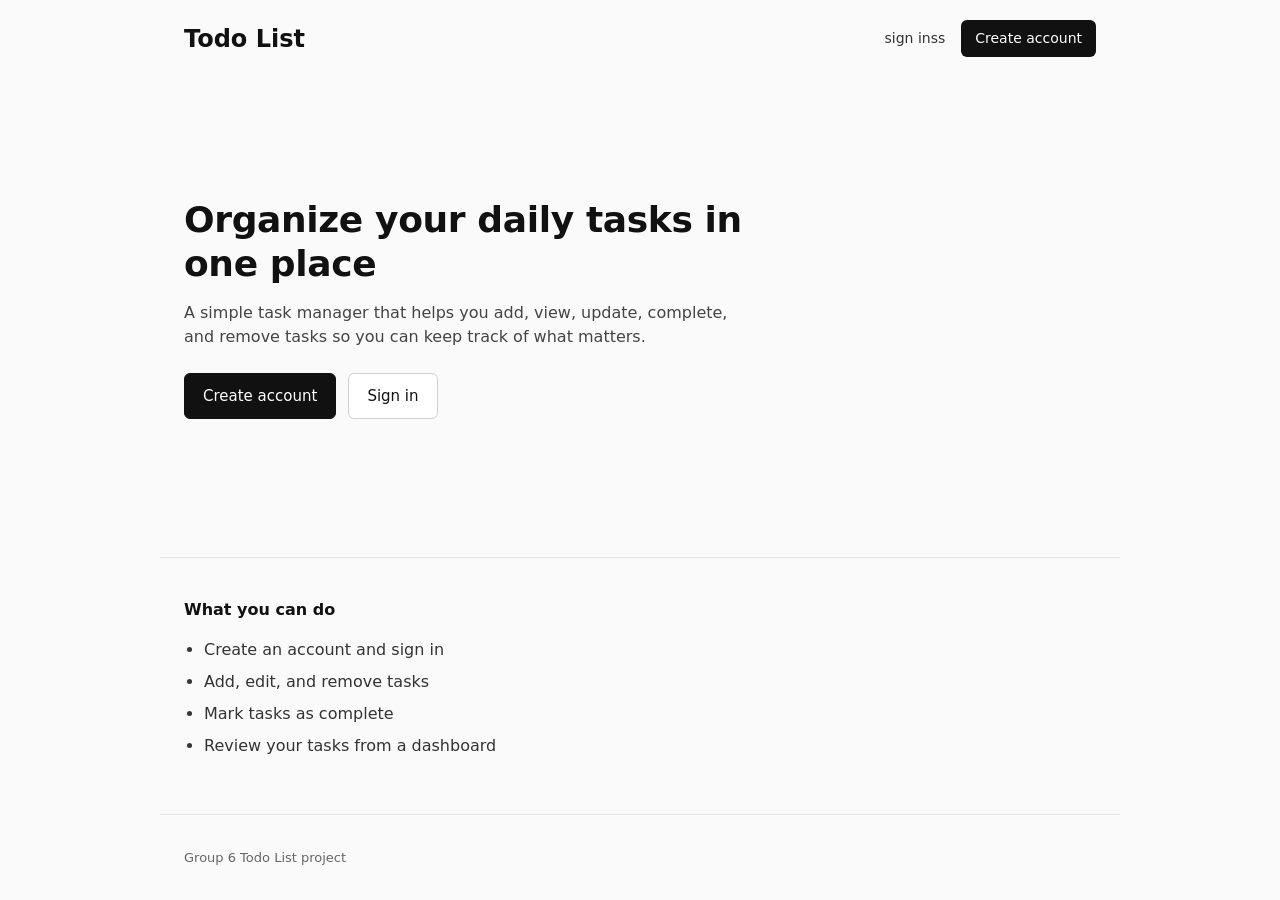
<file: frontend/index.html>
<!DOCTYPE html>
<html lang="en">
<head>
  <meta charset="UTF-8">
  <meta name="viewport" content="width=device-width, initial-scale=1.0">
  <title>Todo List</title>
  <link rel="stylesheet" href="css/index.css">
</head>
<body>
  <div class="landing">
    <header class="landing-header">
      <a class="brand" href="index.html">Todo List</a>
      <nav class="nav-links" aria-label="Main">
        <a href="pages/login.html">sign inss</a>
        <a class="btn-small" href="pages/signUp.html">Create account</a>
      </nav>
    </header>

    <main class="hero">
      <div class="hero-inner">
        <h1>Organize your daily tasks in one place</h1>
        <p>A simple task manager that helps you add, view, update, complete, and remove tasks so you can keep track of what matters.</p>
        <div class="actions">
          <a class="btn-primary" href="pages/signUp.html">Create account</a>
          <a class="btn-secondary" href="pages/login.html">Sign in</a>
        </div>
      </div>
    </main>

    <section class="features" aria-labelledby="features-heading">
      <h2 id="features-heading">What you can do</h2>
      <ul class="feature-list">
        <li>Create an account and sign in</li>
        <li>Add, edit, and remove tasks</li>
        <li>Mark tasks as complete</li>
        <li>Review your tasks from a dashboard</li>
      </ul>
    </section>

    <footer class="footer">
      <p>Group 6 Todo List project</p>
    </footer>
  </div>
</body>
</html>
</file>
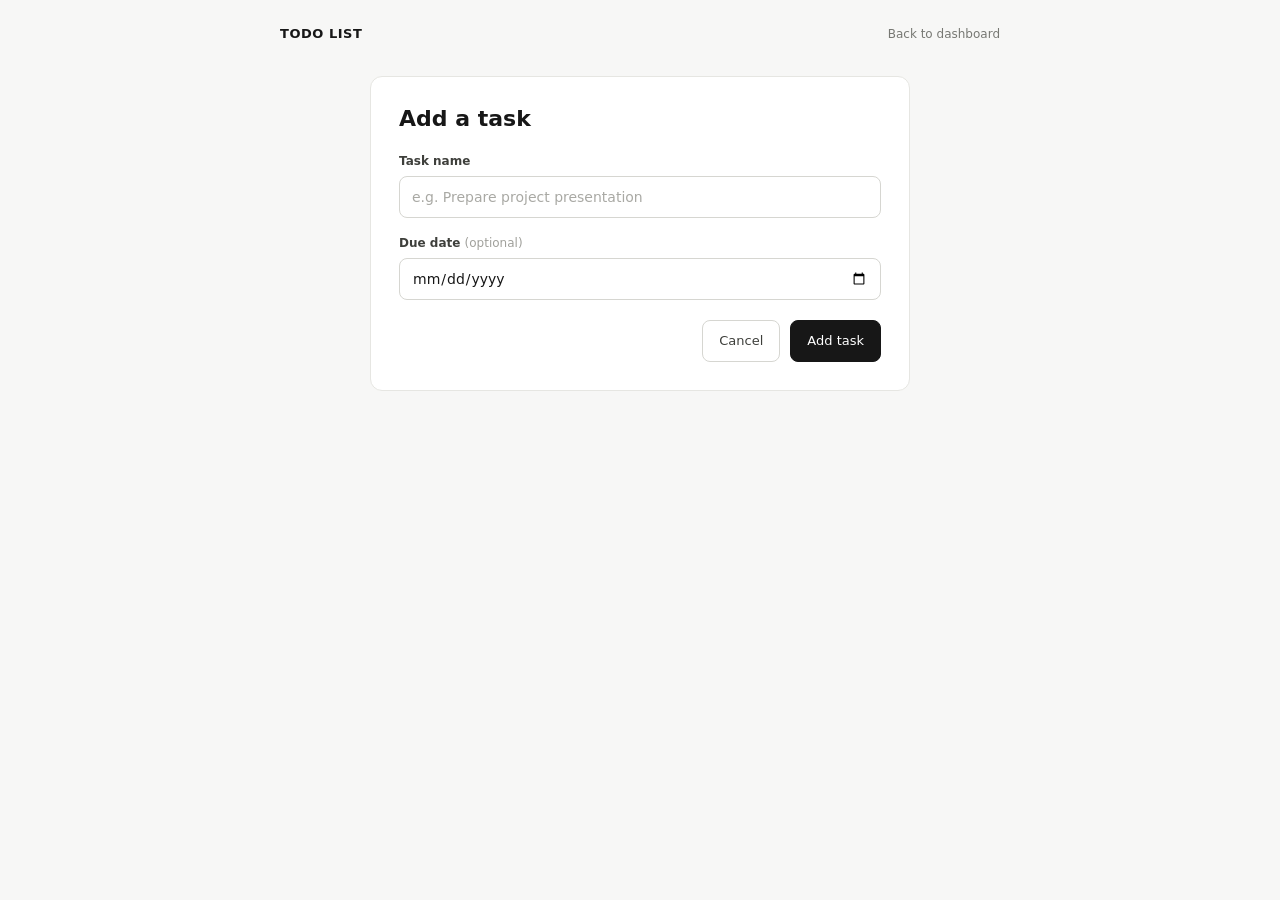
<file: frontend/pages/addTask.html>
<!DOCTYPE html>
<html lang="en">
<head>
  <meta charset="UTF-8">
  <meta name="viewport" content="width=device-width, initial-scale=1.0">
  <meta name="theme-color" content="#f7f7f6">
  <title>Add task - Todo List</title>
  <link rel="stylesheet" href="../css/addTask.css">
</head>
<body class="add-task-page">
  <div class="add-task-shell">
    <header class="add-task-header">
      <a class="add-task-brand" href="../index.html" aria-label="Todo List home">TODO LIST</a>
      <a class="add-task-back" href="dashboard.html">Back to dashboard</a>
    </header>

    <main class="add-task-main">
      <section class="add-task-card" aria-labelledby="add-task-page-title">
        <h1 class="add-task-heading" id="add-task-page-title">Add a task</h1>

        <form class="task-form" action="dashboard.html" method="get">
          <div class="form-field">
            <label for="task-title">Task name</label>
            <input class="form-control" id="task-title" name="title" type="text" placeholder="e.g. Prepare project presentation" maxlength="120" required>
          </div>

          <div class="form-field">
            <label for="task-due">Due date <span class="optional">(optional)</span></label>
            <input class="form-control" id="task-due" name="due" type="date">
          </div>

          <div class="form-actions form-actions--page">
            <a class="button button--ghost" href="dashboard.html">Cancel</a>
            <button class="button button--primary" type="submit">Add task</button>
          </div>
        </form>
      </section>
    </main>
  </div>
</body>
</html>
</file>
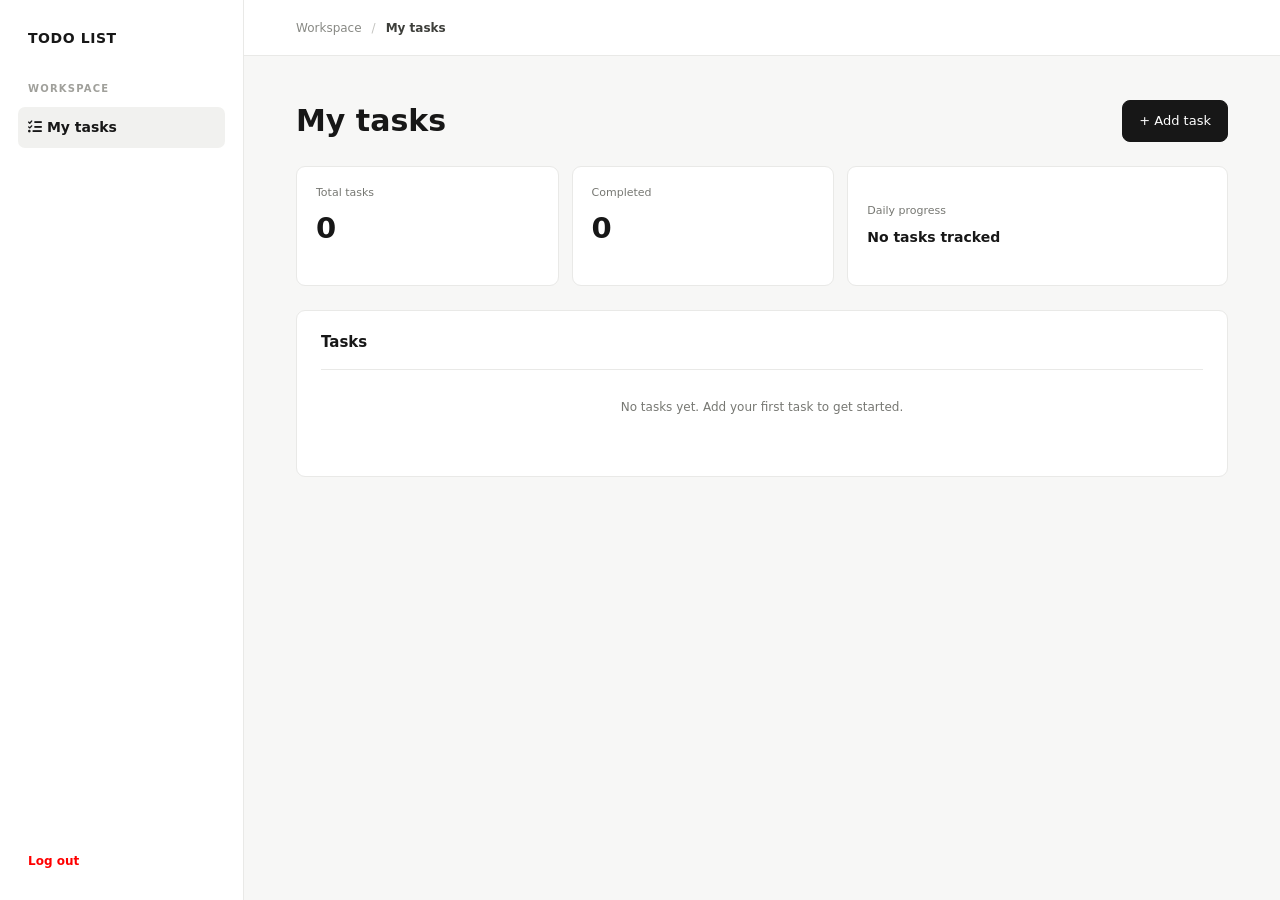
<file: frontend/pages/dashboard.html>
<!DOCTYPE html>
<html lang="en">
<head>
  <meta charset="UTF-8">
  <meta name="viewport" content="width=device-width, initial-scale=1.0">
  <meta name="theme-color" content="#f7f7f6">
  <title>Dashboard - Todo List</title>
  <link rel="stylesheet" href="../css/dashboard.css">
  <link rel="stylesheet" href="../css/addTask.css">
<link rel="stylesheet" href="https://cdnjs.cloudflare.com/ajax/libs/font-awesome/6.7.2/css/all.min.css">

</head>
<body>
  <div class="dashboard">
    <aside class="sidebar">
      <a class="brand" href="../index.html" aria-label="Todo List home">TODO LIST</a>

      <div class="sidebar-section">
        <p class="section-label">Workspace</p>
        <nav class="side-nav" aria-label="Task views">
          <a class="nav-item is-active" href="#my-tasks" aria-current="location">
          <i class="fa-solid fa-list-check"></i> 
            <span>My tasks</span>
          </a>
        </nav>
      </div>

      <a class="back-link" href="login.html">Log out</a>
    </aside>

    <main class="main-content" id="my-tasks">
      <header class="topbar">
        <div class="breadcrumb"><span>Workspace</span><span class="breadcrumb-slash">/</span><strong>My tasks</strong></div>
      </header>

      <div class="content">
        <section class="welcome">
          <div>
            <h1>My tasks</h1>
          </div>
          <a class="button button--primary" href="#add-task">
            <span aria-hidden="true">+</span>
            Add task
          </a>
        </section>

        <section class="overview-grid" aria-label="Overview">
          <article class="overview-card">
            <div class="overview-top"><span class="overview-label">Total tasks</span></div>
            <div class="overview-value">0</div>
          </article>
          <article class="overview-card">
            <div class="overview-top"><span class="overview-label">Completed</span></div>
            <div class="overview-value">0</div>
          </article>
          <article class="progress-card">
            <div>
              <p class="progress-label">Daily progress</p>
              <p class="progress-title">No tasks tracked</p>
            </div>
          </article>
        </section>

        <div class="task-sections">
          <section class="task-panel" aria-labelledby="task-list-heading">
            <div class="task-panel-header">
              <div>
                <h2 id="task-list-heading">Tasks</h2>
              </div>
            </div>
            <p class="task-empty">No tasks yet. Add your first task to get started.</p>
          </section>
        </div>

        <footer class="page-footer"></footer>
      </div>
    </main>
  </div>

  <div class="modal-layer" id="add-task" role="dialog" aria-modal="true" aria-labelledby="add-task-title">
    <a class="modal-backdrop" href="#close" aria-label="Close add task dialog" tabindex="-1"></a>

    <div class="modal-panel">
      <div class="modal-header">
        <h2 class="modal-title" id="add-task-title">Add a task</h2>
        <a class="modal-close" href="#close" aria-label="Close add task dialog">
          <span aria-hidden="true">&times;</span>
        </a>
      </div>

      <form class="task-form" action="dashboard.html" method="get">
        <div class="form-field">
          <label for="task-title">Task name</label>
          <input class="form-control" id="task-title" name="title" type="text" placeholder="e.g. Prepare project presentation" maxlength="120" required>
        </div>

        <div class="form-field">
          <label for="task-due">Due date <span class="optional">(optional)</span></label>
          <input class="form-control" id="task-due" name="due" type="date">
        </div>

        <div class="form-actions">
          <div class="form-buttons">
            <a class="button button--ghost" href="#close">Cancel</a>
            <button class="button button--primary" type="submit">Add task</button>
          </div>
        </div>
      </form>
    </div>
  </div>

</body>
</html>
</file>
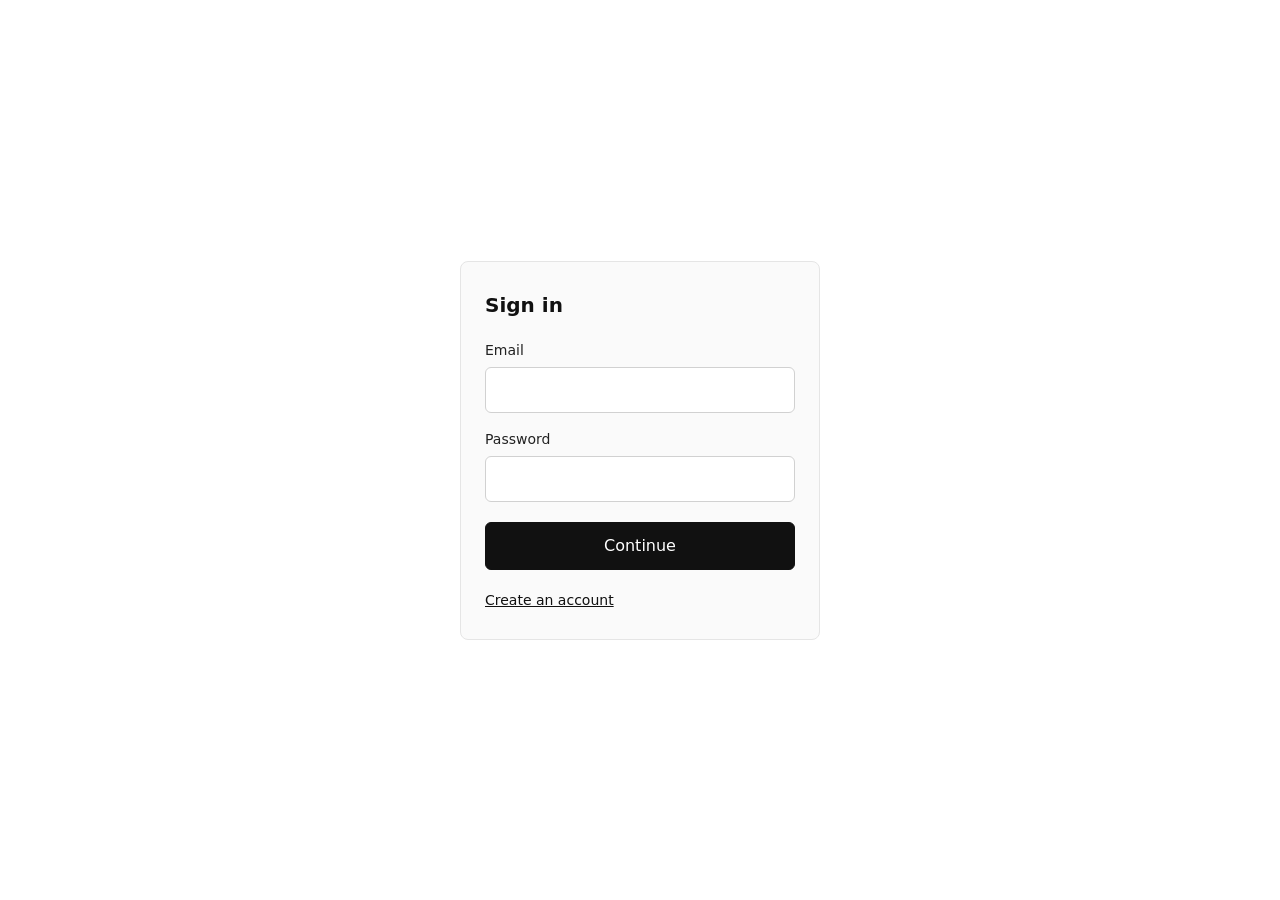
<file: frontend/pages/login.html>
<!DOCTYPE html>
<html lang="en">
<head>
  <meta charset="UTF-8">
  <meta name="viewport" content="width=device-width, initial-scale=1.0">
  <title>Sign in - Todo List</title>
  <link rel="stylesheet" href="../css/login.css">
</head>
<body>
  <main class="page">
    <div class="card auth-card">
      <h1>Sign in</h1>

      <form action="#" method="post" class="auth-form">
        <div class="field">
          <label for="email">Email</label>
          <input id="email" name="email" type="email" autocomplete="email" required>
        </div>

        <div class="field">
          <label for="password">Password</label>
          <input id="password" name="password" type="password" autocomplete="current-password" required>
        </div>

        <button type="submit" class="btn">Continue</button>
      </form>

      <p class="switch">
        <a href="signUp.html">Create an account</a>
      </p>
    </div>
  </main>
</body>
</html>
</file>
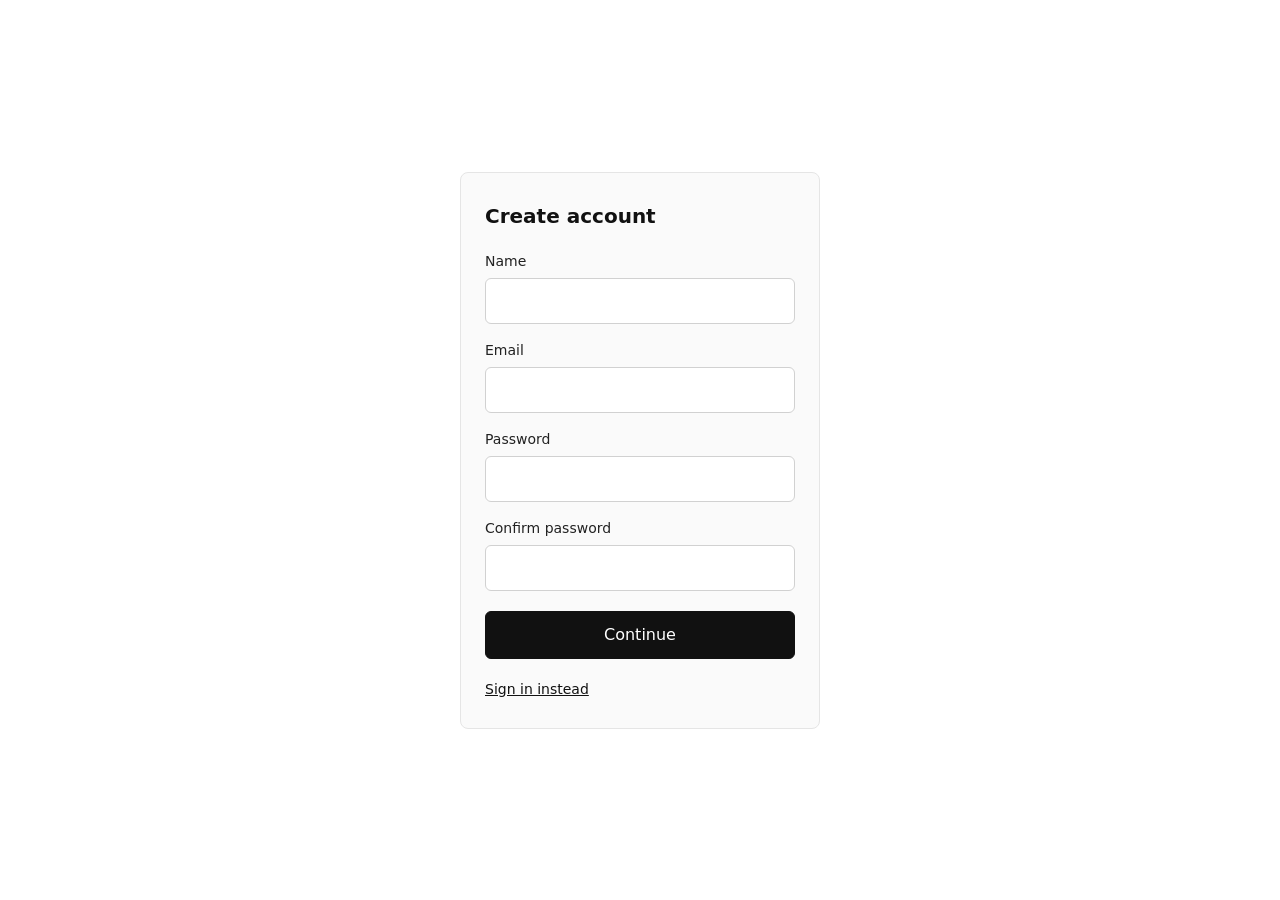
<file: frontend/pages/signUp.html>
<!DOCTYPE html>
<html lang="en">
<head>
  <meta charset="UTF-8">
  <meta name="viewport" content="width=device-width, initial-scale=1.0">
  <title>Create account - Todo List</title>
  <link rel="stylesheet" href="../css/signUp.css">
</head>
<body>
  <main class="page">
    <div class="card auth-card">
      <h1>Create account</h1>

      <form action="#" method="post" class="auth-form">
        <div class="field">
          <label for="name">Name</label>
          <input id="name" name="name" type="text" autocomplete="name" required>
        </div>

        <div class="field">
          <label for="email">Email</label>
          <input id="email" name="email" type="email" autocomplete="email" required>
        </div>

        <div class="field">
          <label for="password">Password</label>
          <input id="password" name="password" type="password" autocomplete="new-password" required>
        </div>

        <div class="field">
          <label for="confirm-password">Confirm password</label>
          <input id="confirm-password" name="confirm-password" type="password" autocomplete="new-password" required>
        </div>

        <button type="submit" class="btn">Continue</button>
      </form>

      <p class="switch">
        <a href="login.html">Sign in instead</a>
      </p>
    </div>
  </main>
</body>
</html>
</file>
<file: frontend/css/index.css>
/* Index page styles */
*, *::before, *::after { box-sizing: border-box; }
body {
  margin: 0;
  font-family: system-ui, -apple-system, "Segoe UI", Roboto, sans-serif;
  font-size: 16px;
  line-height: 1.5;
  color: #111;
  background: #fff;
}
a { color: #111; }
a:hover { color: #444; }

.landing {
  min-height: 100vh;
  display: flex;
  flex-direction: column;
  background: #fafafa;
}
.landing-header {
  display: flex;
  align-items: center;
  justify-content: space-between;
  padding: 20px 24px;
  max-width: 960px;
  width: 100%;
  margin: 0 auto;
}
.brand {
  font-weight: 800;
  font-size: 24px;
  color: #111;
  text-decoration: none;
}
.nav-links { display: flex; gap: 16px; align-items: center; }
.nav-links a {
  font-size: 0.875rem;
  text-decoration: none;
  color: #333;
}
.nav-links a:hover { color: #111; }
.nav-links .btn-small {
  display: inline-block;
  padding: 8px 14px;
  color: #fff;
  background: #111;
  border-radius: 6px;
  font-weight: 500;
}
.nav-links .btn-small:hover { background: #333; color: #fff; }
.hero {
  flex: 1;
  display: flex;
  align-items: center;
  padding: 48px 24px 64px;
  max-width: 960px;
  width: 100%;
  margin: 0 auto;
}
.hero-inner { max-width: 560px; }
.hero h1 {
  font-size: clamp(1.75rem, 4vw, 2.25rem);
  line-height: 1.2;
  margin: 0 0 16px;
  font-weight: 600;
  letter-spacing: -0.01em;
}
.hero p {
  margin: 0 0 24px;
  color: #444;
  font-size: 1rem;
}
.actions { display: flex; gap: 12px; flex-wrap: wrap; }
.btn-primary, .btn-secondary {
  display: inline-block;
  padding: 11px 18px;
  font: inherit;
  font-weight: 500;
  font-size: 0.9375rem;
  text-decoration: none;
  border-radius: 6px;
}
.btn-primary { color: #fff; background: #111; border: 1px solid #111; }
.btn-primary:hover { background: #333; border-color: #333; color: #fff; }
.btn-secondary { color: #111; background: #fff; border: 1px solid #d1d1d1; }
.btn-secondary:hover { border-color: #999; color: #111; }
.btn-primary:focus, .btn-secondary:focus, .nav-links a:focus, .brand:focus {
  outline: 2px solid #111;
  outline-offset: 2px;
}
.features {
  border-top: 1px solid #e5e5e5;
  padding: 40px 24px 56px;
  max-width: 960px;
  width: 100%;
  margin: 0 auto;
}
.features h2 {
  font-size: 1rem;
  font-weight: 600;
  margin: 0 0 16px;
}
.feature-list {
  margin: 0;
  padding-left: 20px;
  color: #333;
  display: grid;
  gap: 8px;
  max-width: 560px;
}
.footer {
  border-top: 1px solid #e5e5e5;
  padding: 20px 24px;
  font-size: 0.8125rem;
  color: #666;
  max-width: 960px;
  width: 100%;
  margin: 0 auto;
}
@media (max-width: 480px) {
  .landing-header { padding: 16px; }
  .hero { padding: 32px 16px 48px; }
  .features, .footer { padding-left: 16px; padding-right: 16px; }
}
</file>
<file: frontend/css/addTask.css>
/* add task popup and add task page */

* { box-sizing: border-box; }

/* popup: hidden until a link points to #add-task */
.modal-layer {
  display: none;
  position: fixed;
  top: 0;
  left: 0;
  width: 100%;
  height: 100%;
  padding: 16px;
  overflow-y: auto;
  background: rgba(20, 20, 19, 0.42);
}

.modal-layer:target { display: block; }

/* this link covers the screen so clicking outside the box closes the popup */
.modal-backdrop {
  position: fixed;
  top: 0;
  left: 0;
  width: 100%;
  height: 100%;
}

.modal-panel {
  position: relative;
  width: 100%;
  max-width: 540px;
  margin: 40px auto;
  padding: 24px;
  border: 1px solid #e6e6e2;
  border-radius: 12px;
  background: #ffffff;
}

.modal-header {
  display: flex;
  align-items: flex-start;
  justify-content: space-between;
  margin-bottom: 20px;
}

.modal-title { margin: 0; color: #171717; font-size: 20px; line-height: 1.25; }

.modal-close {
  display: flex;
  align-items: center;
  justify-content: center;
  width: 32px;
  height: 32px;
  margin-top: -4px;
  border-radius: 6px;
  color: #777873;
  font-size: 22px;
  line-height: 1;
  text-decoration: none;
}

.modal-close:hover { background: #f3f3f1; color: #171717; }

/* form */
.task-form {
  display: flex;
  flex-direction: column;
  gap: 16px;
  color: #171717;
}

.form-field { display: flex; flex-direction: column; gap: 6px; }

.form-field label { color: #3e3f3b; font-size: 12px; font-weight: 600; }

.optional { color: #a0a09b; font-weight: 400; }

.form-control {
  width: 100%;
  min-height: 42px;
  padding: 10px 12px;
  border: 1px solid #d6d6d1;
  border-radius: 8px;
  background: #ffffff;
  color: #171717;
  font-family: inherit;
  font-size: 14px;
}

.form-control::placeholder { color: #a9a9a4; }

.form-control:hover { border-color: #bfbfba; }

.form-control:focus { outline: 2px solid #343531; outline-offset: 1px; }

.form-actions {
  display: flex;
  justify-content: flex-end;
  gap: 10px;
  padding-top: 4px;
}

.button {
  display: inline-block;
  padding: 10px 16px;
  border: 1px solid transparent;
  border-radius: 8px;
  font-family: inherit;
  font-size: 13px;
  font-weight: 500;
  text-align: center;
  text-decoration: none;
  cursor: pointer;
}

.button--ghost { border-color: #d6d6d1; background: #ffffff; color: #3e3f3b; }

.button--ghost:hover { border-color: #c6c6c1; background: #f6f6f4; color: #171717; }

.button--primary { border-color: #171717; background: #171717; color: #ffffff; }

.button--primary:hover { border-color: #2e2e2b; background: #2e2e2b; }

/* full add task page */
.add-task-page {
  margin: 0;
  min-height: 100vh;
  background: #f7f7f6;
  color: #171717;
  font-family: system-ui, -apple-system, "Segoe UI", Roboto, sans-serif;
  font-size: 14px;
  line-height: 1.5;
}

.add-task-header {
  display: flex;
  align-items: center;
  justify-content: space-between;
  width: 100%;
  max-width: 760px;
  margin: 0 auto;
  padding: 24px 20px;
}

.add-task-brand {
  color: #171717;
  font-size: 13px;
  font-weight: 600;
  letter-spacing: 0.04em;
  text-decoration: none;
}

.add-task-back { color: #777873; font-size: 12px; text-decoration: none; }

.add-task-back:hover { color: #171717; }

.add-task-main {
  width: 100%;
  max-width: 760px;
  margin: 0 auto;
  padding: 8px 20px 56px;
}

.add-task-card {
  width: 100%;
  max-width: 540px;
  margin: 0 auto;
  padding: 28px;
  border: 1px solid #e6e6e2;
  border-radius: 12px;
  background: #ffffff;
}

.add-task-heading { margin: 0 0 20px; color: #171717; font-size: 22px; line-height: 1.25; }

/* small screens */
@media (max-width: 560px) {
  .modal-layer { padding: 12px; }
  .modal-panel { margin: 12px auto; padding: 20px; }
  .form-control { font-size: 16px; }
  .form-actions .button { flex: 1; }
  .add-task-header { padding: 18px 16px; }
  .add-task-main { padding: 8px 16px 32px; }
  .add-task-card { padding: 22px 20px; }
}
</file>
<file: frontend/css/dashboard.css>
/* dashboard */
* { box-sizing: border-box; }

body {
  margin: 0;
  min-width: 320px;
  min-height: 100vh;
  background: #f7f7f6;
  color: #171717;
  font-family: system-ui, -apple-system, "Segoe UI", Roboto, sans-serif;
  font-size: 14px;
  line-height: 1.5;
}

.dashboard { min-height: 100vh; }

/* sidebar */
.sidebar {
  position: fixed;
  top: 0;
  bottom: 0;
  left: 0;
  display: flex;
  flex-direction: column;
  width: 244px;
  padding: 28px 18px 20px;
  border-right: 1px solid #e9e9e7;
  background: #ffffff;
}

.brand {
  padding: 0 10px;
  color: #171717;
  font-size: 14px;
  font-weight: 800;
  letter-spacing: 0.04em;
  text-decoration: none;
}

.sidebar-section { margin-top: 32px; }

.section-label {
  margin: 0 10px 11px;
  color: #a0a09b;
  font-size: 10px;
  font-weight: 700;
  letter-spacing: 0.12em;
  text-transform: uppercase;
}

.side-nav { display: grid; gap: 4px; }

.nav-item {
  padding: 10px;
  border-radius: 7px;
  color: #696a66;
  text-decoration: none;
}

.nav-item:hover { background: #f5f5f3; color: #171717; }

.nav-item.is-active { background: #f1f1ef; color: #171717; font-weight: 600; }

.back-link {
  margin-top: auto;
  padding: 10px;
  color: #777873;
  font-size: 12px;
  text-decoration: none;
}

.back-link:hover { color: #171717; }

/* main */
.main-content {
  min-height: 100vh;
  margin-left: 244px;
}

.topbar {
  display: flex;
  align-items: center;
  height: 56px;
  padding: 0 52px;
  border-bottom: 1px solid #e9e9e7;
  background: #ffffff;
}

.breadcrumb { display: flex; gap: 10px; color: #888984; font-size: 12px; }

.breadcrumb-slash { color: #c4c4c0; }

.breadcrumb strong { color: #3e3f3b; font-weight: 600; }

.content {
  width: calc(100% - 104px);
  max-width: 1040px;
  margin: 0 auto;
  padding: 44px 0 28px;
}

.welcome {
  display: flex;
  align-items: center;
  justify-content: space-between;
  flex-wrap: wrap;
  gap: 16px;
  margin-bottom: 24px;
}

h1 { margin: 0; font-size: 30px; line-height: 1.2; font-weight: 600; }

/* overview */
.overview-grid {
  display: grid;
  grid-template-columns: 1fr 1fr 1.45fr;
  gap: 13px;
  margin-bottom: 24px;
}

.overview-card,
.progress-card {
  min-height: 120px;
  padding: 18px 19px;
  border: 1px solid #e9e9e7;
  border-radius: 9px;
  background: #ffffff;
}

.overview-top { display: flex; justify-content: space-between; }

.overview-label,
.progress-label {
  margin: 0;
  color: #777873;
  font-size: 11px;
  font-weight: 500;
}

.overview-value { margin-top: 13px; font-size: 29px; line-height: 1; font-weight: 600; }

.progress-card { display: flex; align-items: center; }

.progress-label { margin-bottom: 8px; }

.progress-title { margin: 0; font-size: 14px; font-weight: 600; }

/* tasks */
.task-sections { display: grid; gap: 14px; }

.task-panel {
  padding: 20px 24px;
  border: 1px solid #e9e9e7;
  border-radius: 9px;
  background: #ffffff;
}

.task-panel-header {
  display: flex;
  align-items: center;
  justify-content: space-between;
  gap: 16px;
}

.task-panel-header h2 { margin: 0; font-size: 15px; font-weight: 600; }

.task-empty {
  margin-top: 16px;
  padding: 28px 16px;
  border-top: 1px solid #e9e9e7;
  color: #777873;
  font-size: 12px;
  text-align: center;
}

.page-footer { min-height: 24px; }

/* smaller screens */
@media (max-width: 1050px) {
  .sidebar { width: 210px; padding: 28px 14px 20px; }
  .main-content { margin-left: 210px; }
  .topbar { padding: 0 32px; }
  .content { width: calc(100% - 64px); }
  .overview-grid { grid-template-columns: 1fr 1fr; }
  .progress-card { grid-column: 1 / -1; }
}

@media (max-width: 700px) {
  .sidebar {
    position: static;
    width: auto;
    padding: 15px 18px 10px;
    border-right: 0;
    border-bottom: 1px solid #e9e9e7;
  }
  .brand { padding: 0; }
  .sidebar-section { margin-top: 15px; }
  .section-label { display: none; }
  .side-nav { display: flex; gap: 5px; overflow-x: auto; }
  .nav-item { padding: 8px 10px; font-size: 11px; }
  .back-link { margin-top: 12px; padding: 8px 0; }
  .main-content { margin-left: 0; }
  .topbar { height: 55px; padding: 0 20px; }
  .content { width: calc(100% - 40px); padding-top: 30px; }
}

@media (max-width: 480px) {
  .topbar { padding: 0 16px; }
  .content { width: calc(100% - 32px); padding-top: 24px; }
  .overview-grid { grid-template-columns: 1fr; gap: 9px; }
  .overview-card,
  .progress-card { min-height: auto; padding: 14px; }
  .overview-value { font-size: 25px; }
  .task-panel { padding: 16px; }
}
.back-link{ 
  color: red !important;
  font-weight: 600;

}.dashboard-item {
  display: flex;
  align-items: center;
  gap: 10px;
  padding: 15px;
  cursor: pointer;
}
.dashboard-item {
  font-size: 22px;
  color: blue;
}
</file>
<file: frontend/css/login.css>
/* Login page styles */
*, *::before, *::after { box-sizing: border-box; }
body {
  margin: 0;
  font-family: system-ui, -apple-system, "Segoe UI", Roboto, sans-serif;
  font-size: 16px;
  line-height: 1.5;
  color: #111;
  background: #fff;
}
a { color: #111; }
a:hover { color: #444; }

.page {
  min-height: 100vh;
  display: flex;
  align-items: center;
  justify-content: center;
  padding: 24px;
  background: #fff;
}
.card {
  width: 100%;
  max-width: 400px;
  background: #fafafa;
  border: 1px solid #e5e5e5;
  border-radius: 8px;
  padding: 24px;
}
.auth-card {
  max-width: 360px;
  padding: 28px 24px;
}
.auth-card h1 {
  margin: 0 0 20px;
  font-size: 1.25rem;
  font-weight: 600;
}
.field { margin-bottom: 16px; }
label {
  display: block;
  margin-bottom: 6px;
  font-size: 0.875rem;
  font-weight: 500;
  color: #222;
}
input[type="email"],
input[type="password"] {
  width: 100%;
  padding: 10px 12px;
  font: inherit;
  color: #111;
  background: #fff;
  border: 1px solid #d1d1d1;
  border-radius: 6px;
}
input:focus {
  outline: 2px solid #111;
  outline-offset: 1px;
  border-color: #111;
}
.btn {
  width: 100%;
  margin-top: 4px;
  padding: 11px 16px;
  font: inherit;
  font-weight: 500;
  color: #fff;
  background: #111;
  border: 1px solid #111;
  border-radius: 6px;
  cursor: pointer;
}
.btn:hover { background: #333; border-color: #333; }
.btn:focus {
  outline: 2px solid #111;
  outline-offset: 2px;
}
.switch {
  margin: 20px 0 0;
  font-size: 0.875rem;
  color: #555;
}
.switch a { font-weight: 500; }
.switch a:focus {
  outline: 2px solid #111;
  outline-offset: 2px;
}
@media (max-width: 480px) {
  .auth-card { padding: 24px 20px; }
}
</file>
<file: frontend/css/signUp.css>
/* Sign up page styles */
*, *::before, *::after { box-sizing: border-box; }
body {
  margin: 0;
  font-family: system-ui, -apple-system, "Segoe UI", Roboto, sans-serif;
  font-size: 16px;
  line-height: 1.5;
  color: #111;
  background: #fff;
}
a { color: #111; }
a:hover { color: #444; }

.page {
  min-height: 100vh;
  display: flex;
  align-items: center;
  justify-content: center;
  padding: 24px;
  background: #fff;
}
.card {
  width: 100%;
  max-width: 400px;
  background: #fafafa;
  border: 1px solid #e5e5e5;
  border-radius: 8px;
  padding: 24px;
}
.auth-card {
  max-width: 360px;
  padding: 28px 24px;
}
.auth-card h1 {
  margin: 0 0 20px;
  font-size: 1.25rem;
  font-weight: 600;
}
.field { margin-bottom: 16px; }
label {
  display: block;
  margin-bottom: 6px;
  font-size: 0.875rem;
  font-weight: 500;
  color: #222;
}
input[type="text"],
input[type="email"],
input[type="password"] {
  width: 100%;
  padding: 10px 12px;
  font: inherit;
  color: #111;
  background: #fff;
  border: 1px solid #d1d1d1;
  border-radius: 6px;
}
input:focus {
  outline: 2px solid #111;
  outline-offset: 1px;
  border-color: #111;
}
.btn {
  width: 100%;
  margin-top: 4px;
  padding: 11px 16px;
  font: inherit;
  font-weight: 500;
  color: #fff;
  background: #111;
  border: 1px solid #111;
  border-radius: 6px;
  cursor: pointer;
}
.btn:hover { background: #333; border-color: #333; }
.btn:focus {
  outline: 2px solid #111;
  outline-offset: 2px;
}
.switch {
  margin: 20px 0 0;
  font-size: 0.875rem;
  color: #555;
}
.switch a { font-weight: 500; }
.switch a:focus {
  outline: 2px solid #111;
  outline-offset: 2px;
}
@media (max-width: 480px) {
  .auth-card { padding: 24px 20px; }
}
</file>
